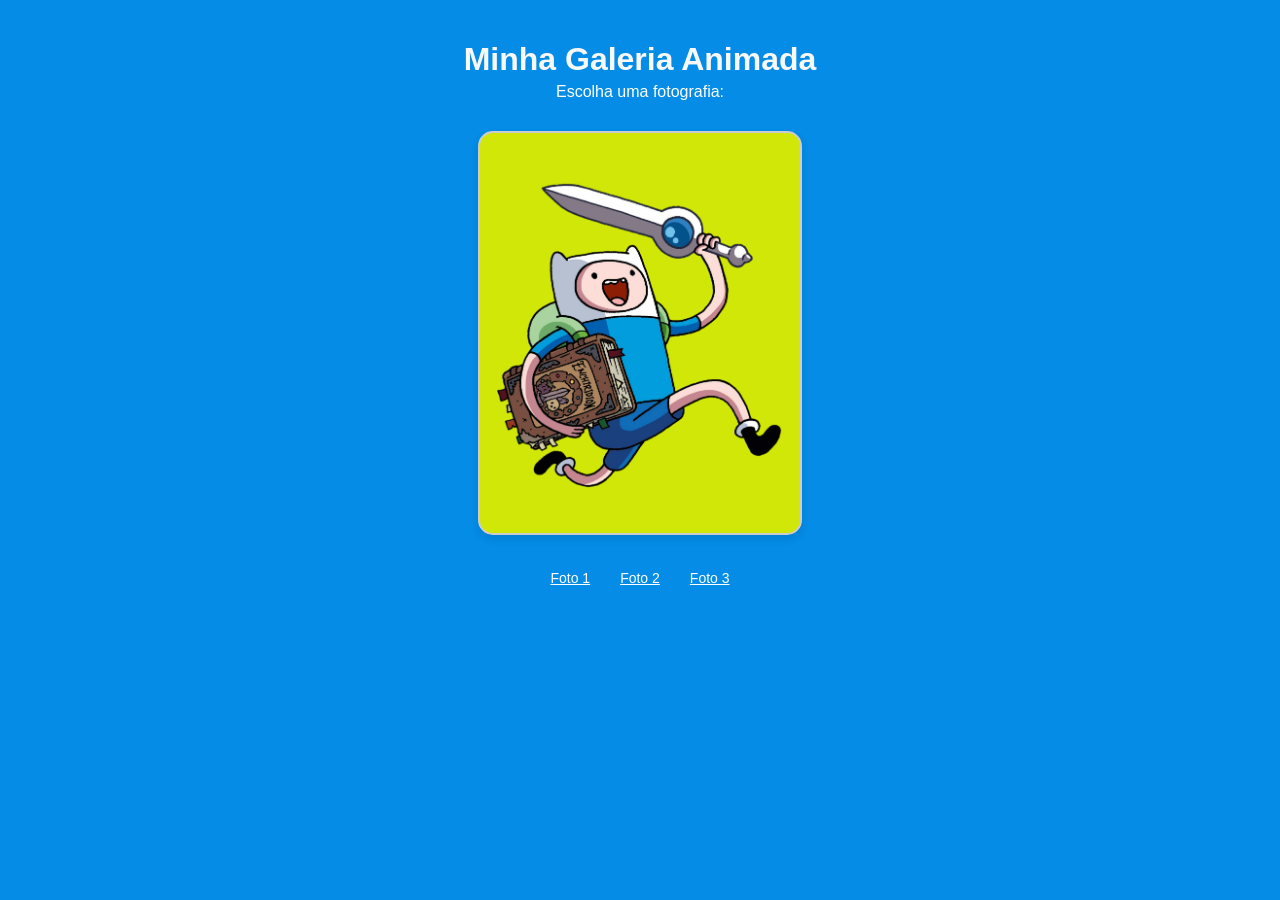
<file: adventure time/index.html>
<!DOCTYPE html>
<html lang="pt-BR">
<head>
    <meta charset="UTF-8">
    <meta name="viewport" content="width=device-width, initial-scale=1.0">
    <title>Minha Galeria Animada</title>
    <!-- Vincula o arquivo CSS externo -->
    <link rel="stylesheet" href="style.css">
</head>
<body>

    <h1>Minha Galeria Animada</h1>
    <p>Escolha uma fotografia:</p>

    <!-- Área de exibição da imagem com bordas arredondadas -->
    <div class="galeria-container">
        <!-- Define a foto inicial puxando da sua pasta img -->
        <img id="fotoExibida" class="foto-principal" src="img/Finn.jpg" alt="Foto da Galeria">
    </div>

    <!-- Mude as cores abaixo para os tons que você preferir! -->
    <div class="navegacao">
        <button class="botao-foto" onclick="mudarFoto('img/Finn.jpg', '#d1e707')">Foto 1</button>
        <button class="botao-foto" onclick="mudarFoto('img/Jake.png', '#ff9100')">Foto 2</button> <!-- Exemplo: Laranja -->
        <button class="botao-foto" onclick="mudarFoto('img/finn e jake.png', '#00e5ff')">Foto 3</button> <!-- Exemplo: Ciano -->
    </div>

    <!-- Vincula o arquivo JavaScript externo -->
    <script src="script.js"></script>
</body>
</html>
</file>
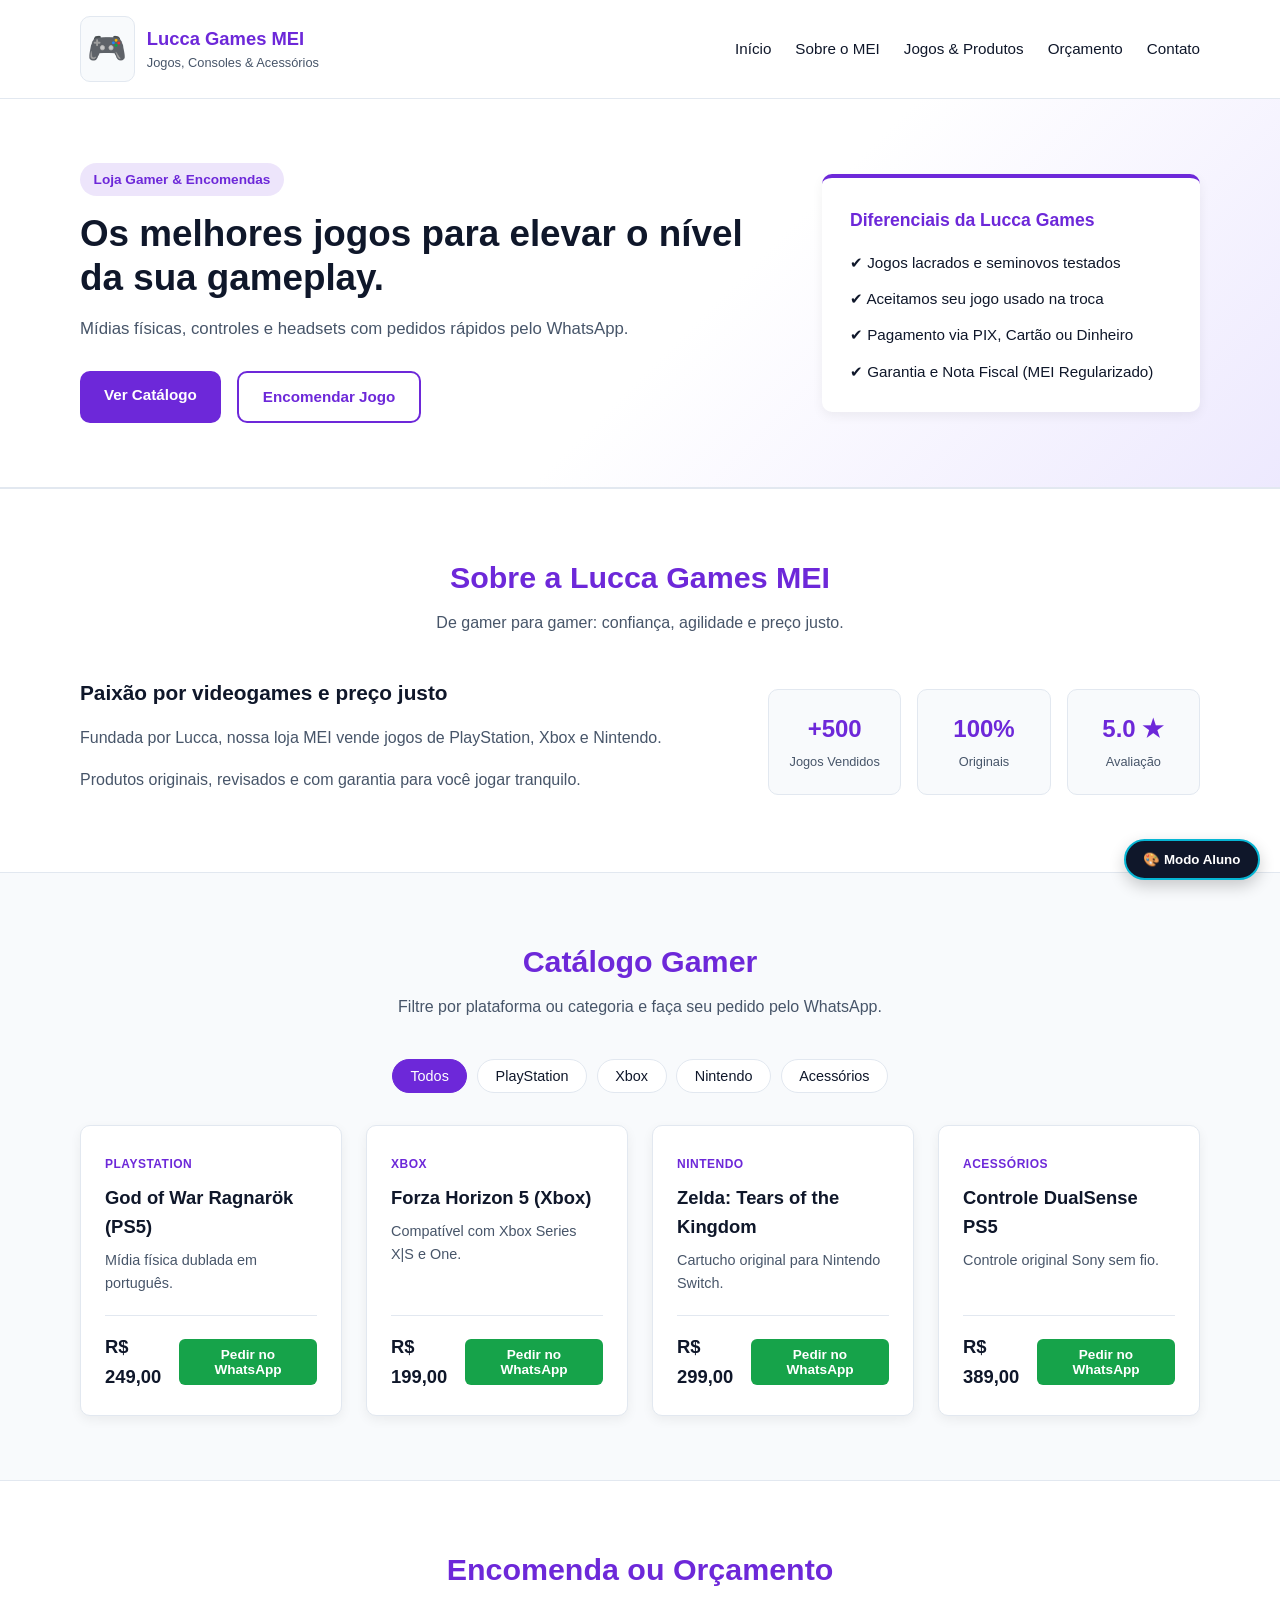
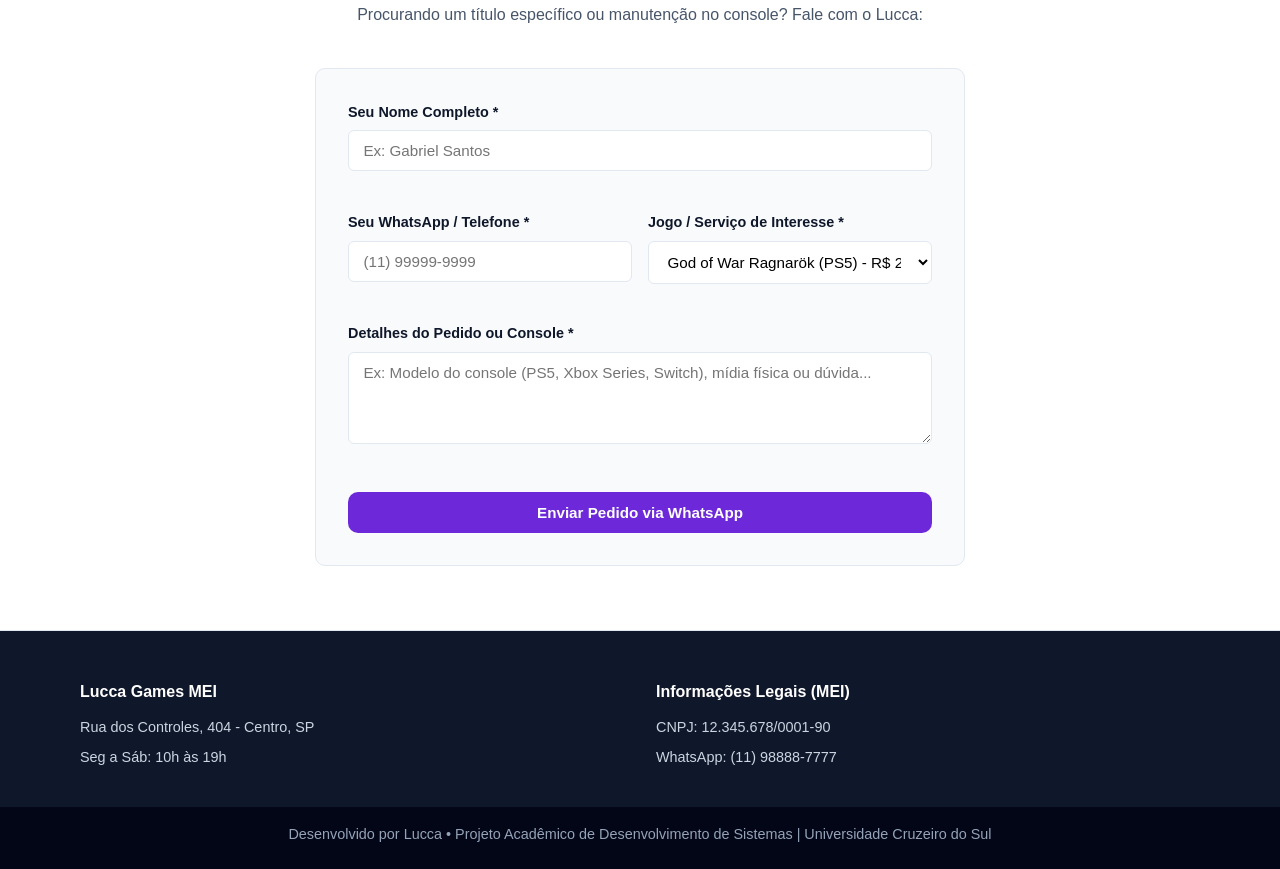
<file: Atividade MEI/index.html>
<!DOCTYPE html>
<html lang="pt-BR">
<head>
  <meta charset="UTF-8">
  <meta name="viewport" content="width=device-width, initial-scale=1.0">
  <title>Lucca Games MEI - Loja & Assistência Gamer</title>
  <link rel="stylesheet" href="style.css">
</head>
<body>

  <header class="cabecalho">
    <div class="container cabecalho-conteudo">
      <a href="#inicio" class="logo">
        <span class="logo-icone" id="icone-negocio">🎮</span>
        <div>
          <strong id="nome-negocio">Lucca Games MEI</strong>
          <small id="slogan-negocio">Jogos, Consoles & Acessórios Gamer</small>
        </div>
      </a>

      <button class="btn-menu-mobile" id="btn-menu-mobile" aria-label="Abrir Menu">☰</button>

      <nav class="menu-navegacao" id="menu-navegacao">
        <a href="#inicio">Início</a>
        <a href="#sobre">Sobre o MEI</a>
        <a href="#catalogo">Jogos & Produtos</a>
        <a href="#orcamento">Orçamento</a>
        <a href="#contato">Contato</a>
      </nav>
    </div>
  </header>

  <section id="inicio" class="hero">
    <div class="container hero-grid">
      <div class="hero-texto">
        <span class="badge-mei" id="badge-categoria">Loja Gamer & Encomendas</span>
        <h1 id="titulo-hero">Os melhores jogos e acessórios para elevar o nível da sua gameplay.</h1>
        <p id="descricao-hero">
          Mídias físicas, controles, headsets e manutenção preventiva de consoles com atendimento rápido direto pelo WhatsApp.
        </p>
        <div class="hero-botoes">
          <a href="#catalogo" class="btn btn-primario">Ver Catálogo</a>
          <a href="#orcamento" class="btn btn-secundario">Encomendar Jogo</a>
        </div>
      </div>

      <div class="hero-card-destaque">
        <div class="card-info-rapida">
          <h3>Diferenciais da Lucca Games</h3>
          <ul class="lista-diferenciais">
            <li>✔ Jogos lacrados e seminovos testados</li>
            <li>✔ Aceitamos seu jogo usado na troca</li>
            <li>✔ Pagamento via PIX, Cartão ou Dinheiro</li>
            <li>✔ Garantia e Nota Fiscal (MEI Regularizado)</li>
          </ul>
        </div>
      </div>
    </div>
  </section>

  <section id="sobre" class="secao secao-clara">
    <div class="container">
      <div class="cabecalho-secao">
        <h2>Sobre a Lucca Games MEI</h2>
        <p>De gamer para gamer: confiança, agilidade e preço justo.</p>
      </div>

      <div class="sobre-grid">
        <div class="sobre-texto">
          <h3 id="subtitulo-sobre">Paixão por videogames e atendimento transparente</h3>
          <p id="texto-sobre-1">
            Fundada por Lucca, nossa loja MEI é especializada na venda de jogos para PlayStation, Xbox e Nintendo, além de periféricos e limpeza técnica de consoles.
          </p>
          <p id="texto-sobre-2">
            Todos os produtos são revisados e entregues com garantia para você jogar sem preocupações.
          </p>
        </div>

        <div class="sobre-dados-mei">
          <div class="dado-box">
            <span class="dado-numero" id="metrica-1-valor">+500</span>
            <span class="dado-label" id="metrica-1-texto">Jogos Vendidos</span>
          </div>
          <div class="dado-box">
            <span class="dado-numero" id="metrica-2-valor">100%</span>
            <span class="dado-label" id="metrica-2-texto">Testados & Originais</span>
          </div>
          <div class="dado-box">
            <span class="dado-numero" id="metrica-3-valor">5.0 ★</span>
            <span class="dado-label" id="metrica-3-texto">Avaliação Gamer</span>
          </div>
        </div>
      </div>
    </div>
  </section>

  <section id="catalogo" class="secao">
    <div class="container">
      <div class="cabecalho-secao">
        <h2>Catálogo Gamer</h2>
        <p>Filtre por plataforma ou categoria e faça seu pedido pelo WhatsApp.</p>
      </div>

      <div class="filtros-container" id="filtros-catalogo"></div>
      <div class="catalogo-grid" id="grid-catalogo"></div>
    </div>
  </section>

  <section id="orcamento" class="secao secao-clara">
    <div class="container">
      <div class="cabecalho-secao">
        <h2>Encomenda ou Orçamento</h2>
        <p>Procurando um título específico ou manutenção no console? Fale com o Lucca:</p>
      </div>

      <form id="form-orcamento" class="form-mei" novalidate>
        <div class="form-grupo">
          <label for="cliente-nome">Seu Nome Completo *</label>
          <input type="text" id="cliente-nome" placeholder="Ex: Gabriel Santos" required>
          <small class="mensagem-erro" id="erro-nome"></small>
        </div>

        <div class="form-linha">
          <div class="form-grupo">
            <label for="cliente-telefone">Seu WhatsApp / Telefone *</label>
            <input type="tel" id="cliente-telefone" placeholder="(11) 99999-9999" required>
            <small class="mensagem-erro" id="erro-telefone"></small>
          </div>

          <div class="form-grupo">
            <label for="servico-escolhido">Jogo / Serviço de Interesse *</label>
            <select id="servico-escolhido" required></select>
          </div>
        </div>

        <div class="form-grupo">
          <label for="cliente-mensagem">Detalhes do Pedido ou Console *</label>
          <textarea id="cliente-mensagem" rows="4" placeholder="Ex: Modelo do console (PS5, Xbox Series, Switch), mídia física ou dúvida..." required></textarea>
          <small class="mensagem-erro" id="erro-mensagem"></small>
        </div>

        <button type="submit" class="btn btn-primario btn-bloco">
          Enviar Pedido via WhatsApp
        </button>
      </form>
    </div>
  </section>

  <footer id="contato" class="rodape">
    <div class="container rodape-grid">
      <div>
        <h4 id="rodape-nome">Lucca Games MEI</h4>
        <p id="rodape-endereco">Rua dos Controles, 404 - Centro, São Paulo - SP</p>
        <p id="rodape-horario">Seg a Sáb: 10h às 19h</p>
      </div>
      <div>
        <h4>Informações Legais (MEI)</h4>
        <p id="rodape-cnpj">CNPJ: 12.345.678/0001-90</p>
        <p id="rodape-whatsapp">WhatsApp: (11) 98888-7777</p>
      </div>
    </div>
    <div class="rodape-base">
      <p>Desenvolvido por Lucca • Projeto Acadêmico de Desenvolvimento de Sistemas | Universidade Cruzeiro do Sul</p>
    </div>
  </footer>

  <button class="btn-modo-aluno" id="btn-abrir-painel" title="Personalizar Tema">
    🎨 Modo Aluno
  </button>

  <aside class="painel-aluno" id="painel-aluno">
    <div class="painel-topo">
      <strong>Customizador Gamer</strong>
      <button id="btn-fechar-painel" aria-label="Fechar Painel">✕</button>
    </div>
    <p class="painel-dica">Alterne entre os perfis da loja do Lucca ou mude a cor principal:</p>

    <label class="painel-label">1. Escolher Vitrine:</label>
    <div class="presets-botoes">
      <button type="button" class="btn-preset" data-preset="loja">🎮 Loja de Jogos</button>
      <button type="button" class="btn-preset" data-preset="assistencia">🛠️ Manutenção</button>
    </div>

    <label class="painel-label" for="seletor-cor">2. Cor Principal (--cor-primaria):</label>
    <input type="color" id="seletor-cor" value="#6d28d9">
  </aside>

  <script src="script.js"></script>
</body>
</html>
</file>
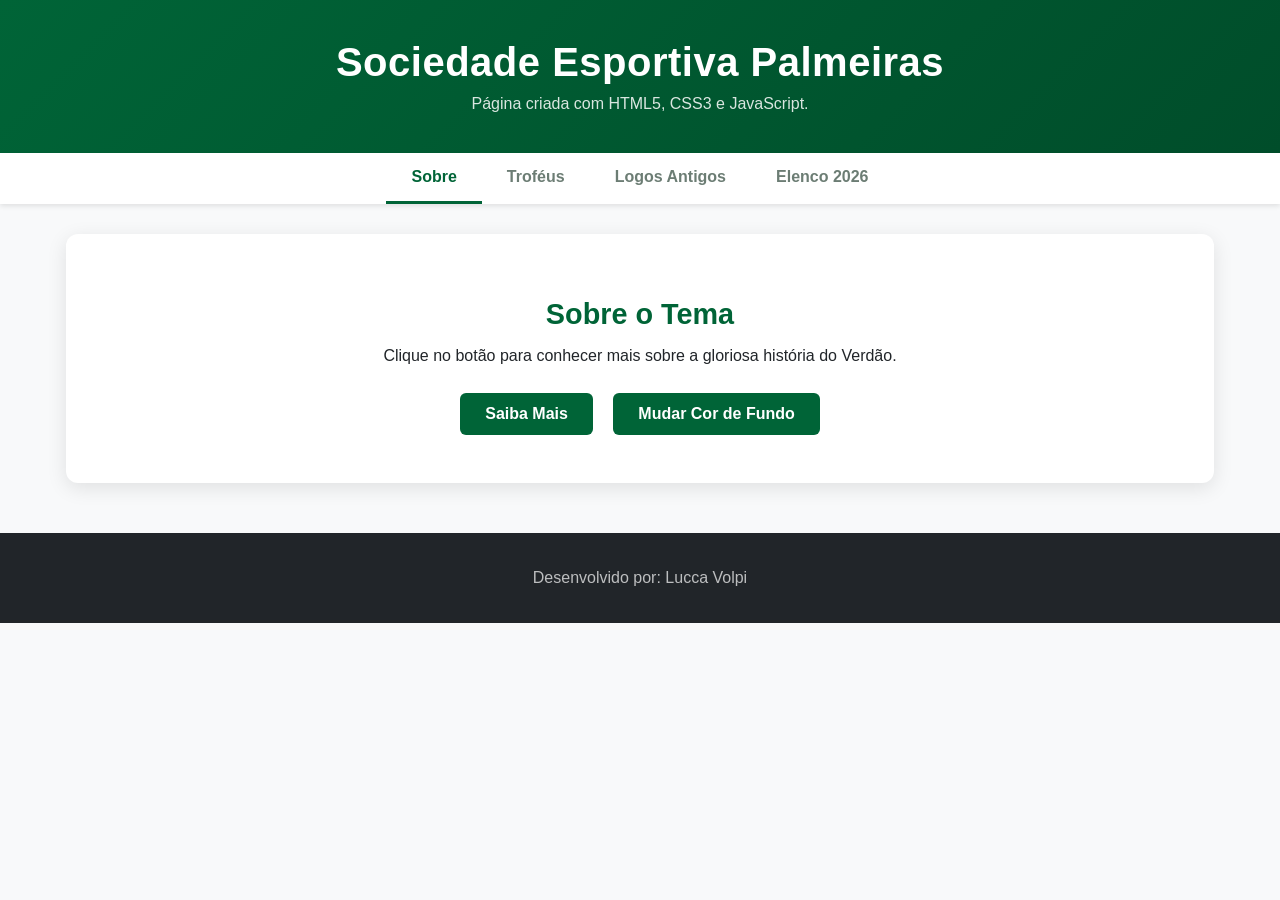
<file: atividade/index.html>
<!DOCTYPE html>
<html lang="pt-BR">
<head>
    <meta charset="UTF-8">
    <meta name="viewport" content="width=device-width, initial-scale=1.0">
    <title>Palmeiras - Central Interativa 2026</title>
    <link rel="stylesheet" href="style.css">
</head>
<body>
    <header>
        <div class="header-content">
            <h1 id="titulo">Sociedade Esportiva Palmeiras</h1>
            <p class="subtitle">Página criada com HTML5, CSS3 e JavaScript.</p>
        </div>
    </header>

    <nav class="nav-tabs">
        <button class="tab-btn active" onclick="trocarAba('sobre')">Sobre</button>
        <button class="tab-btn" onclick="trocarAba('trofeus')">Troféus</button>
        <button class="tab-btn" onclick="trocarAba('logos')">Logos Antigos</button>
        <button class="tab-btn" onclick="trocarAba('elenco')">Elenco 2026</button>
    </nav>

    <main>
        <!-- ABA SOBRE -->
        <section id="sobre" class="tab-content active">
            <h2>Sobre o Tema</h2>
            <p id="descricao">Clique no botão para conhecer mais sobre a gloriosa história do Verdão.</p>
            <div class="actions">
                <button class="action-btn btn-success" onclick="mostrarMensagem()">Saiba Mais</button>
                <button class="action-btn btn-secondary" onclick="mudarCor()">Mudar Cor de Fundo</button>
            </div>
        </section>

        <!-- ABA TROFÉUS -->
        <section id="trofeus" class="tab-content">
            <h2>Galeria de Conquistas</h2>
            <p class="section-intro">Os principais títulos que consagram o Palmeiras como o Maior Campeão do Brasil.</p>
            <div class="grid-container">
                <div class="card media-card">
                    <img src="img/br.jpg" alt="Taça do Brasileirão" class="card-img">
                    <h3>Campeonato Brasileiro</h3>
                    <p class="badge">12 Títulos</p>
                </div>
                <div class="card media-card">
                    <img src="img/libertadores.png" alt="Taça da Libertadores" class="card-img">
                    <h3>Copa Libertadores</h3>
                    <p class="badge">3 Títulos</p>
                </div>
                <div class="card media-card">
                    <img src="img/copa.jpg" alt="Taça da Copa do Brasil" class="card-img">
                    <h3>Copa do Brasil</h3>
                    <p class="badge">4 Títulos</p>
                </div>
            </div>
        </section>

        <!-- ABA LOGOS ANTIGOS -->
        <section id="logos" class="tab-content">
            <h2>Evolução da Identidade</h2>
            <p class="section-intro">Emblemas históricos marcantes desde a nossa fundação.</p>
            <div class="grid-container">
                <div class="card media-card">
                    <img src="img/Italia.png" alt="Escudo Palestra Italia 1914" class="card-img logo-fit">
                    <h3>Palestra Italia (1914)</h3>
                    <p>O primeiro escudo oficial com o vermelho da Casa de Saboia.</p>
                </div>
                <div class="card media-card">
                    <img src="img/São Paulo.png" alt="Escudo Palestra Italia 1942" class="card-img logo-fit">
                    <h3>Palestra Italia (1942)</h3>
                    <p>A transição histórica adotando a tradicional letra P.</p>
                </div>
                <div class="card media-card">
                    <img src="img/palmeiras.png" alt="Escudo Palmeiras Atual" class="card-img logo-fit">
                    <h3>Palmeiras (Atual)</h3>
                    <p>O escudo consagrado com as 8 estrelas e as linhas tradicionais.</p>
                </div>
            </div>
        </section>

        <!-- ABA ELENCO 2026 -->
        <section id="elenco" class="tab-content">
            <h2>Elenco Principal (Temporada 2026)</h2>
            <div class="coach-container">
                <div class="card coach-card">
                    <img src="img/abel.jpg" alt="Abel Ferreira" class="coach-img">
                    <div>
                        <h3>Abel Ferreira</h3>
                        <p class="badge">Técnico / Comandante</p>
                        <p class="coach-desc">O maior treinador da história do clube liderando a equipe em busca de novas glórias em 2026.</p>
                    </div>
                </div>
            </div>
            <div class="grid-container" id="jogadores-container">
                <!-- Inserido dinamicamente via JS -->
            </div>
        </section>
    </main>

    <footer>
        <p>Desenvolvido por: Lucca Volpi</p>
    </footer>

    <script src="script.js"></script>
</body>
</html>
</file>
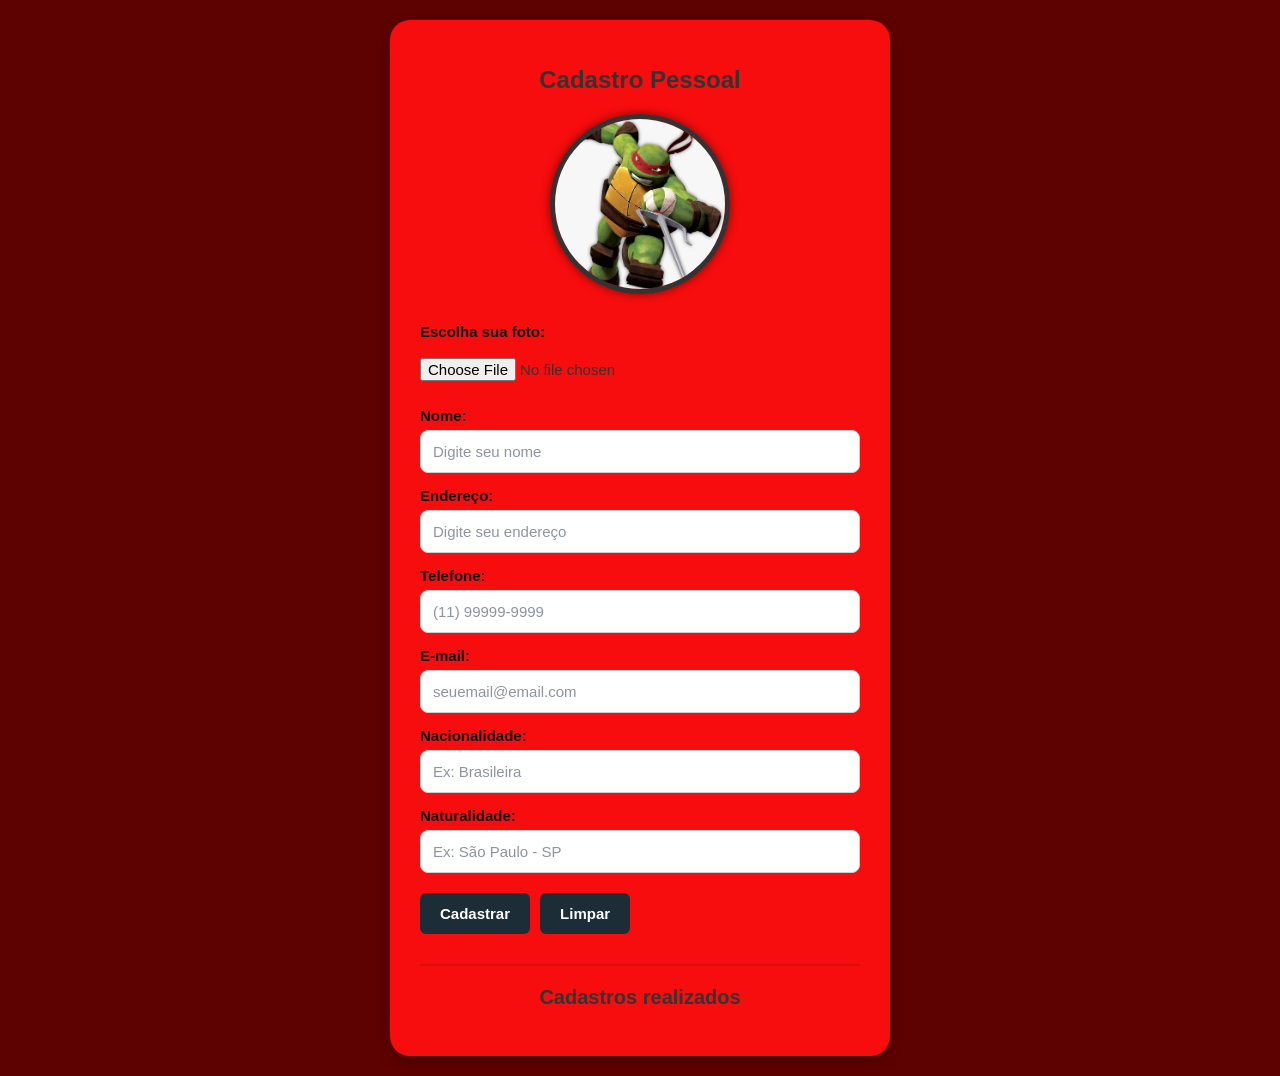
<file: Cadastro de perfil/index.html>
<!DOCTYPE html>
<html lang="pt-BR">
<head>
    <meta charset="UTF-8">
    <meta name="viewport" content="width=device-width, initial-scale=1.0">
    <title>Cadastro Pessoal</title>
    <link rel="stylesheet" href="style.css">
</head>
<body>

    <div class="container">
        <h1>Cadastro Pessoal</h1>

        <!-- ÁREA DA FOTO -->
        <div class="area-foto">
            <img id="previewFoto" src="img/raphael.jpeg" alt="Sua fotografia" class="foto">
        </div>

        <form id="formulario">
            <label for="foto">Escolha sua foto:</label>
            <input type="file" id="foto" accept="image/*">

            <label for="nome">Nome:</label>
            <input type="text" id="nome" name="nome" placeholder="Digite seu nome" required>

            <label for="endereco">Endereço:</label>
            <input type="text" id="endereco" name="endereco" placeholder="Digite seu endereço" required>

            <label for="telefone">Telefone:</label>
            <input type="tel" id="telefone" name="telefone" placeholder="(11) 99999-9999" required>

            <label for="email">E-mail:</label>
            <input type="email" id="email" name="email" placeholder="seuemail@email.com" required>

            <label for="nacionalidade">Nacionalidade:</label>
            <input type="text" id="nacionalidade" name="nacionalidade" placeholder="Ex: Brasileira" required>

            <label for="naturalidade">Naturalidade:</label>
            <input type="text" id="naturalidade" name="naturalidade" placeholder="Ex: São Paulo - SP" required>

            <div class="button-container">
                <button type="submit" id="enviar">Cadastrar</button>
                <button type="button" id="limpar" onclick="limparFormulario()">Limpar</button>
            </div>
        </form>

        <div id="mensagem"></div>

        <!-- LISTA DE CADASTROS REALIZADOS -->
        <h2>Cadastros realizados</h2>
        <div id="listaCadastros"></div>
    </div>

    <script src="script.js"></script>
</body>
</html>
</file>
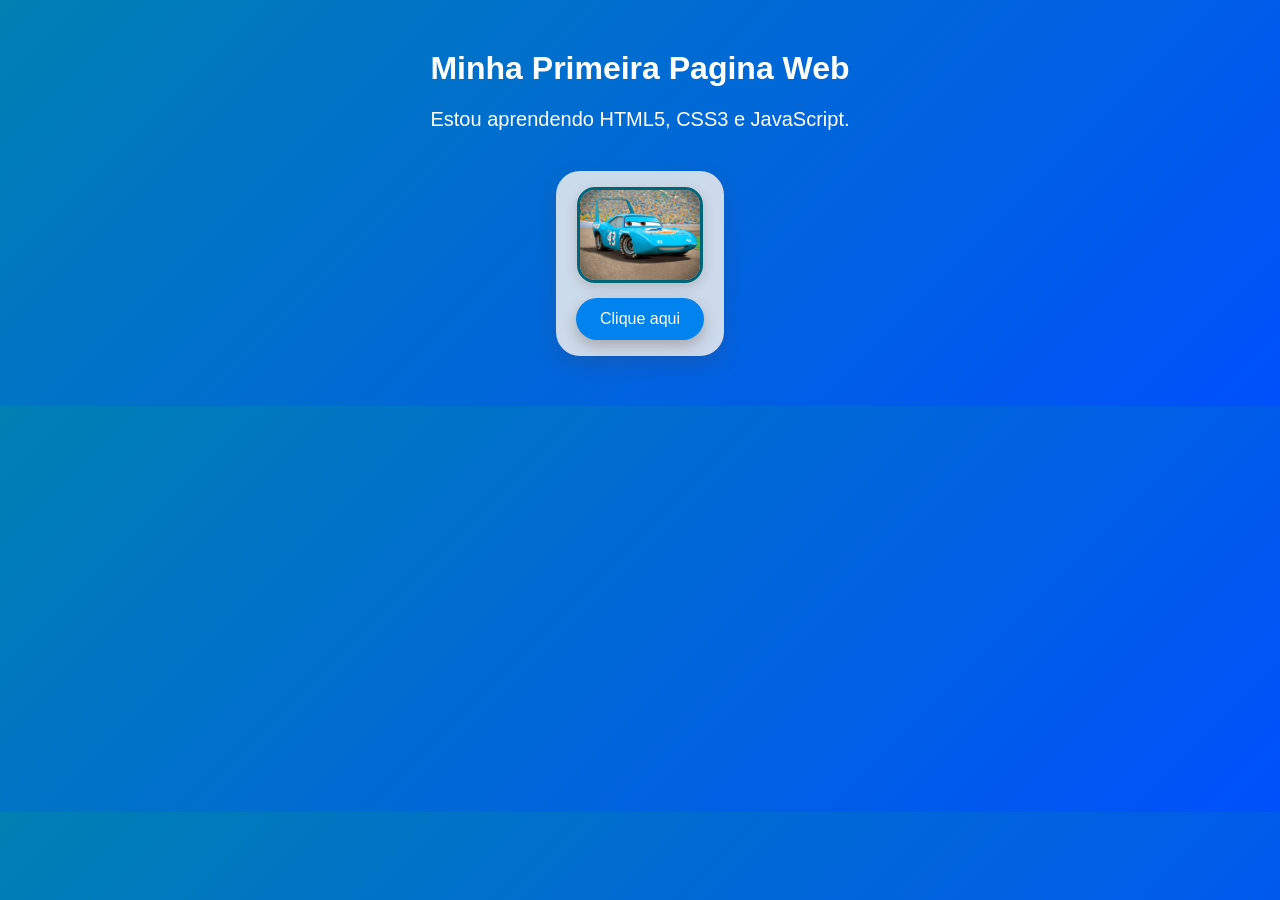
<file: carros/index.html>
<!DOCTYPE html>
<html lang="en">
<head>
    <meta charset="UTF-8">
    <meta name="viewport" content="width=device-width, initial-scale=1.0">
    <title>Document</title>
    <link rel="stylesheet" href="style.css">
</head>
<body>
    <h1 id="titulo">Minha Primeira Pagina Web</h1>

    <p id="texto">
        Estou aprendendo HTML5, CSS3 e JavaScript.
    </p>

    <div class="container-botao">
        <img class="imagem-botao" src="img/king.jpg" alt="Imagem de exemplo" />
        <button class="botao-com-imagem" onclick="alterarTexto()">
            Clique aqui
        </button>
    </div>

    <script src="script.js"></script>
</body>
</html>
</file>
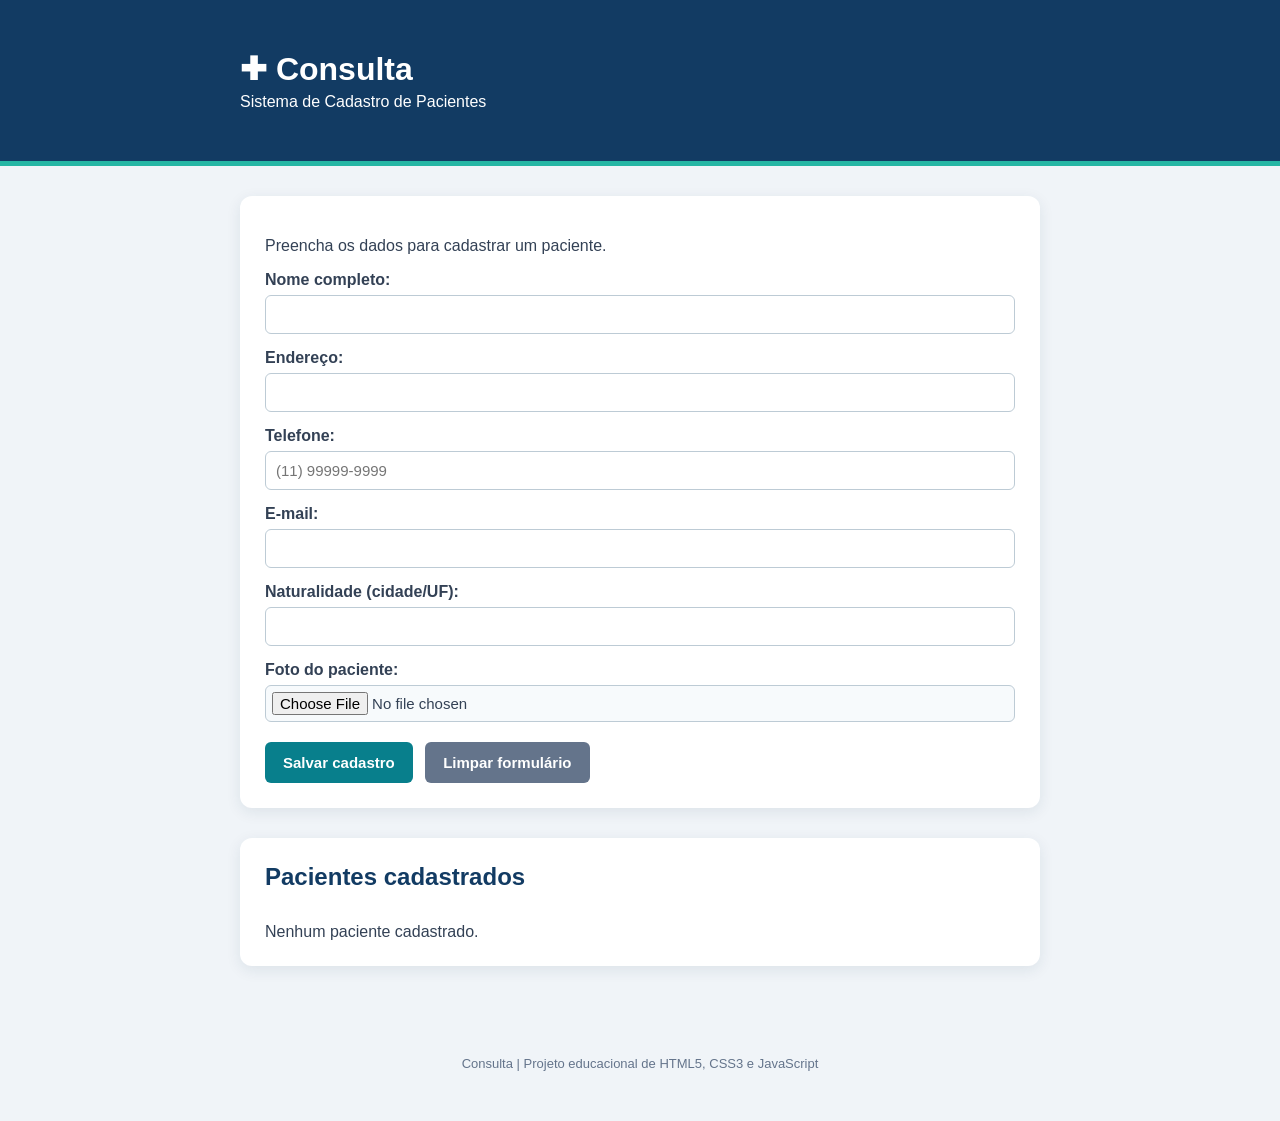
<file: Médico atividade/index.html>
<!DOCTYPE html>
<html lang="pt-BR">
<head>
    <meta charset="UTF-8">
    <meta name="viewport" content="width=device-width, initial-scale=1.0">
    <title>Consulta - Cadastro de Pacientes</title>
    <link rel="stylesheet" href="style.css">
</head>
<body>
    <header class="topo">
        <div class="container">
            <h1>✚ Consulta</h1>
            <p>Sistema de Cadastro de Pacientes</p>
        </div>
    </header>

    <main class="container">
        <!-- Exibição de Mensagens de Status -->
        <div id="mensagem" style="font-weight: bold; margin-bottom: 15px; color: #087f8c;"></div>

        <section class="painel">
            <p>Preencha os dados para cadastrar um paciente.</p>
            <form id="formPaciente">
                <label for="nome">Nome completo:</label>
                <input type="text" id="nome" required>

                <label for="endereco">Endereço:</label>
                <input type="text" id="endereco" required>

                <label for="telefone">Telefone:</label>
                <input type="tel" id="telefone" placeholder="(11) 99999-9999" required>

                <label for="email">E-mail:</label>
                <input type="email" id="email" required>

                <label for="naturalidade">Naturalidade (cidade/UF):</label>
                <input type="text" id="naturalidade" required>

                <label for="foto">Foto do paciente:</label>
                <input type="file" id="foto" accept="image/*">
                
                <img id="previewFoto" alt="Prévia da foto do paciente">

                <div class="botoes">
                    <button type="submit">Salvar cadastro</button>
                    <button type="reset" id="btnLimpar" class="secundario">Limpar formulário</button>
                </div>
            </form>
        </section>

        <section class="painel" style="margin-top: 30px;">
            <h2>Pacientes cadastrados</h2>
            <div id="listaPacientes">
                Nenhum paciente cadastrado.
            </div>
        </section>
    </main>

    <footer>
        <p class="container">Consulta | Projeto educacional de HTML5, CSS3 e JavaScript</p>
    </footer>

    <script src="script.js"></script>
</body>
</html>
</file>
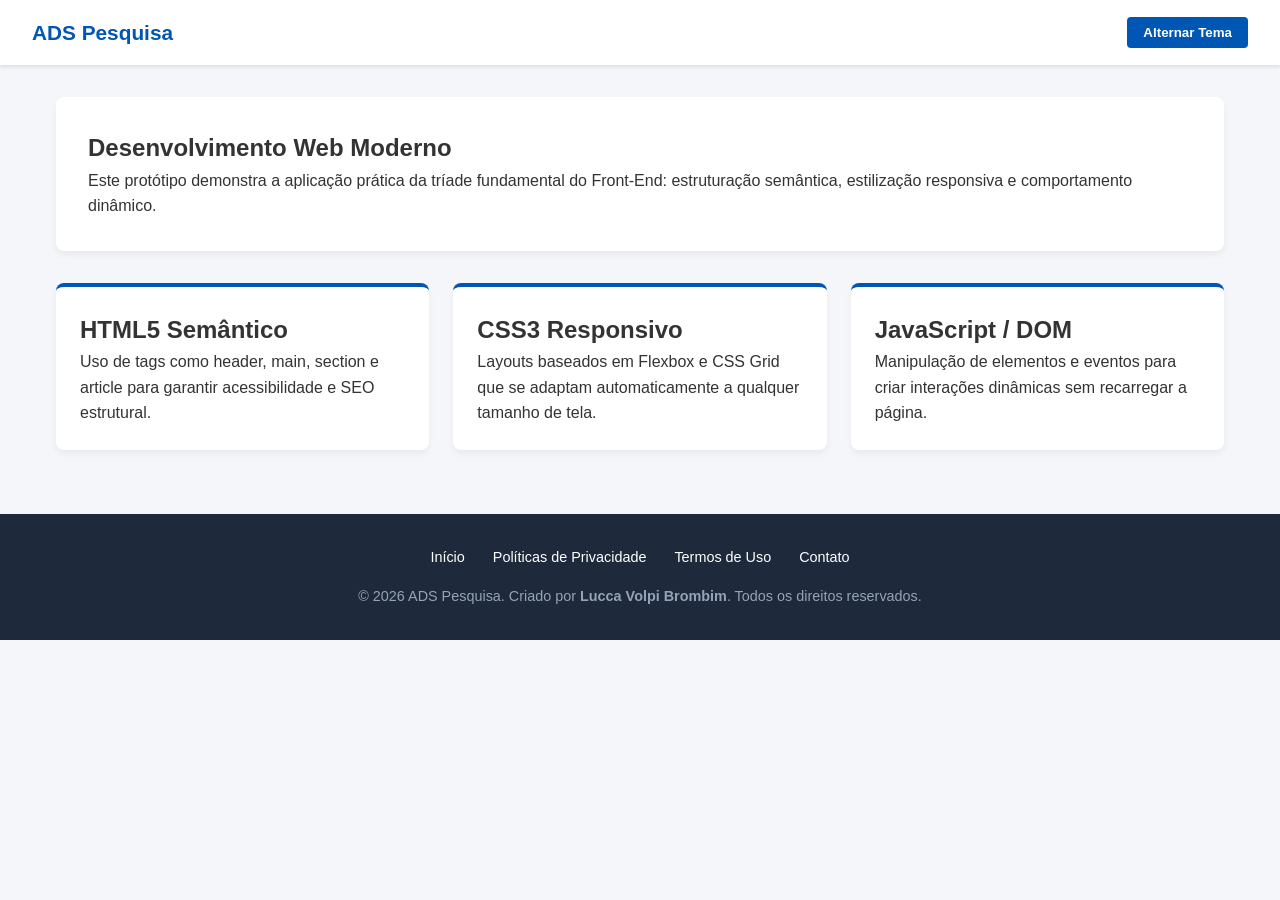
<file: Site_e_alternancia_de_tema/index.html>
<!DOCTYPE html>
<html lang="pt-BR">
<head>
    <meta charset="UTF-8">
    <meta name="viewport" content="width=device-width, initial-scale=1.0">
    <title>Protótipo Front-End Moderno</title>
    <link rel="stylesheet" href="style.css">
</head>
<body>

    <!-- Cabeçalho Acessível e Semântico -->
    <header class="main-header">
        <div class="logo">ADS Pesquisa</div>
        <button id="theme-toggle" aria-label="Alternar tema de cores">Alternar Tema</button>
    </header>

    <!-- Conteúdo Principal do Trabalho -->
    <main class="content-container">
        <section class="card">
            <h1>Desenvolvimento Web Moderno</h1>
            <p>Este protótipo demonstra a aplicação prática da tríade fundamental do Front-End: estruturação semântica, estilização responsiva e comportamento dinâmico.</p>
        </section>

        <section class="grid-cards">
            <article class="card-item">
                <h2>HTML5 Semântico</h2>
                <p>Uso de tags como header, main, section e article para garantir acessibilidade e SEO estrutural.</p>
            </article>
            <article class="card-item">
                <h2>CSS3 Responsivo</h2>
                <p>Layouts baseados em Flexbox e CSS Grid que se adaptam automaticamente a qualquer tamanho de tela.</p>
            </article>
            <article class="card-item">
                <h2>JavaScript / DOM</h2>
                <p>Manipulação de elementos e eventos para criar interações dinâmicas sem recarregar a página.</p>
            </article>
        </section>
    </main>

    <!-- Rodapé Convencional com Identificação de Criador -->
    <footer class="main-footer">
        <div class="footer-links">
            <a href="#">Início</a>
            <a href="#">Políticas de Privacidade</a>
            <a href="#">Termos de Uso</a>
            <a href="#">Contato</a>
        </div>
        <div class="footer-copyright">
            <p>&copy; 2026 ADS Pesquisa. Criado por <strong>Lucca Volpi Brombim</strong>. Todos os direitos reservados.</p>
        </div>
    </footer>

    <script src="script.js"></script>
</body>
</html>
</file>
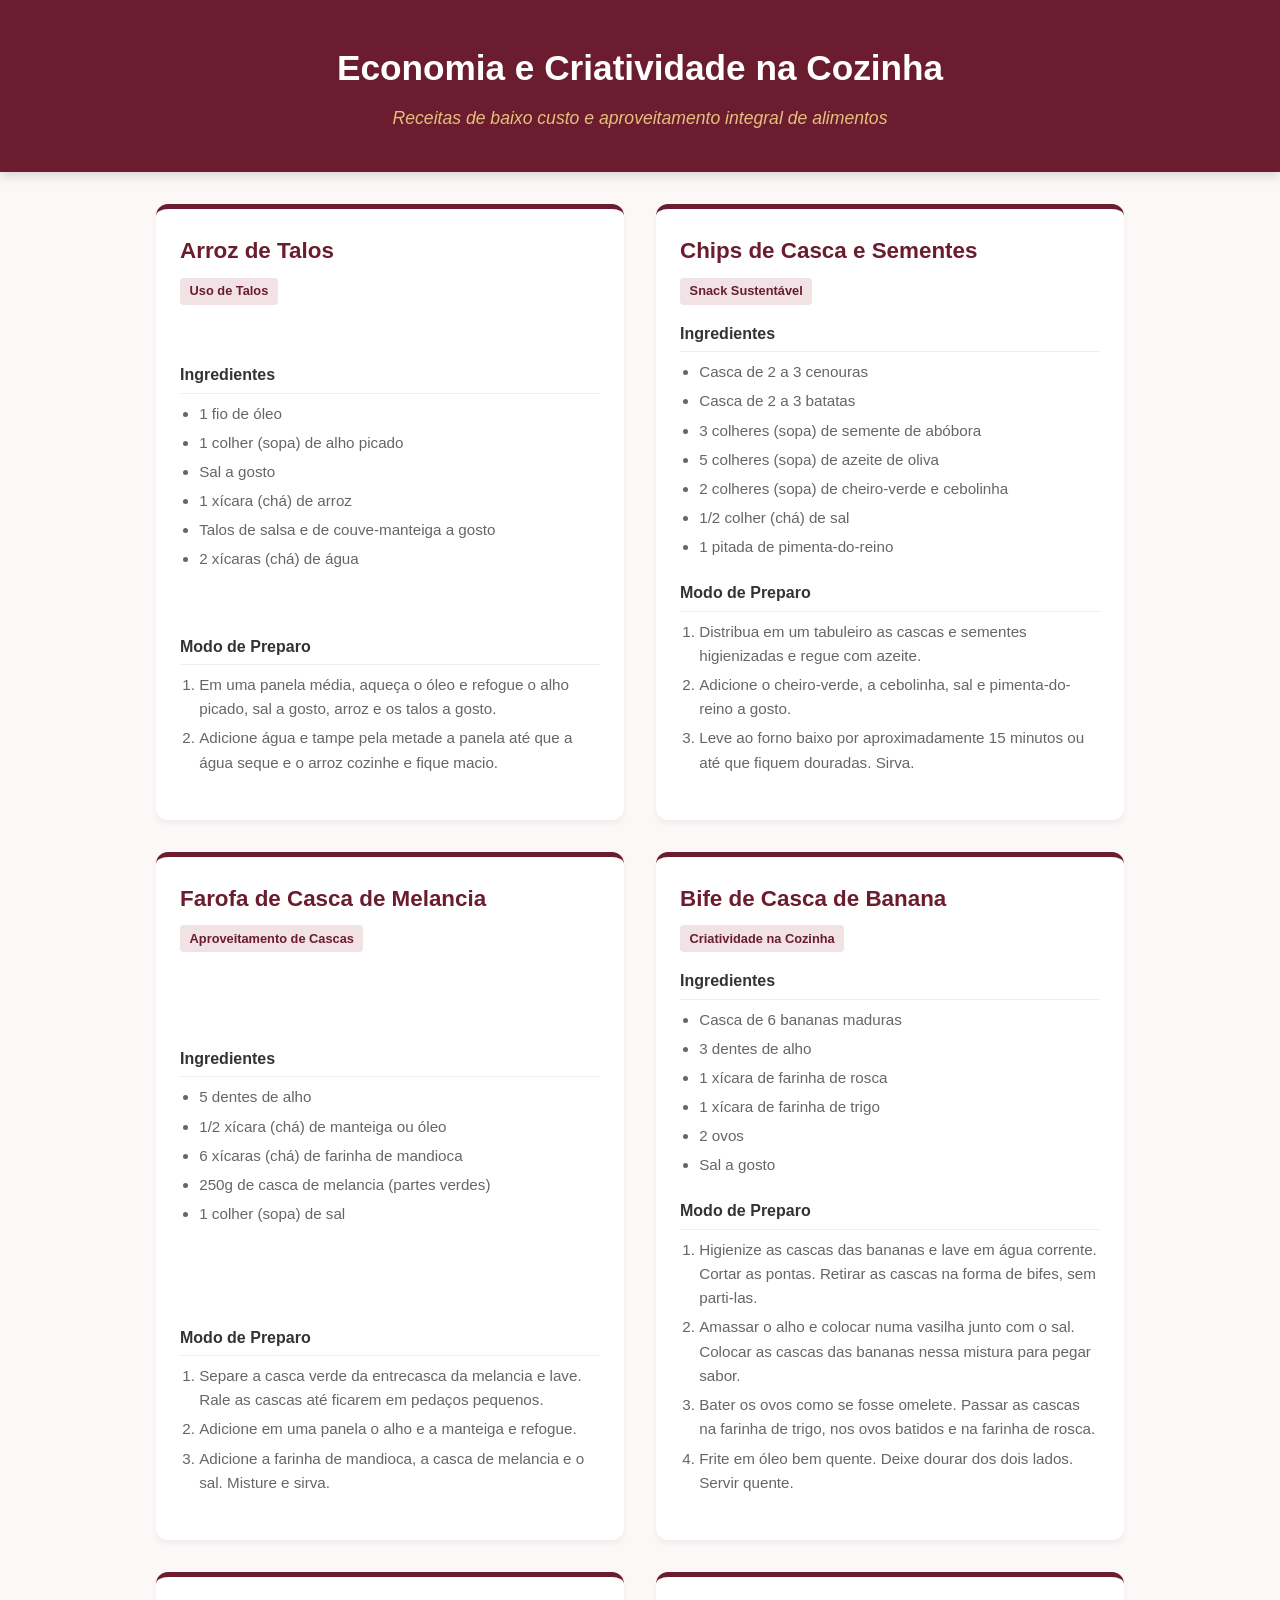
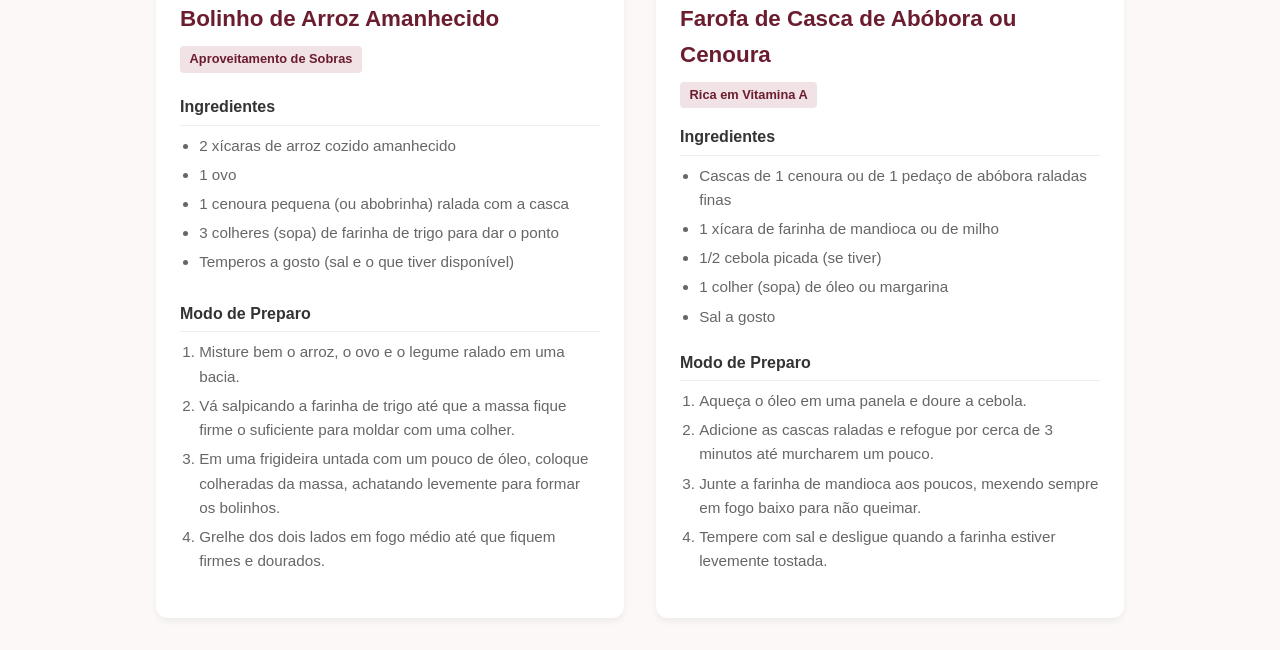
<file: sabor_economico/static/site.html>
<!DOCTYPE html>
<html lang="pt-BR">
<head>
    <meta charset="UTF-8">
    <meta name="viewport" content="width=device-width, initial-scale=1.0">
    <title>Economia e Criatividade na Cozinha</title>
    <style>
        :root {
            --primary-color: #6b1d2f; /* Vermelho Vinho */
            --bg-color: #fcf8f8;
            --card-bg: #ffffff;
            --text-color: #333333;
            --text-light: #666666;
            --accent-color: #e6be7e; /* Dourado para contraste */
        }

        * {
            margin: 0;
            padding: 0;
            box-sizing: border-box;
            font-family: 'Segoe UI', Tahoma, Geneva, Verdana, sans-serif;
        }

        body {
            background-color: var(--bg-color);
            color: var(--text-color);
            line-height: 1.6;
        }

        header {
            background-color: var(--primary-color);
            color: white;
            text-align: center;
            padding: 2.5rem 1rem;
            box-shadow: 0 4px 10px rgba(0,0,0,0.15);
        }

        header h1 {
            font-size: 2.2rem;
            margin-bottom: 0.5rem;
            font-weight: 700;
        }

        header p {
            font-size: 1.1rem;
            color: var(--accent-color);
            font-style: italic;
        }

        main {
            max-width: 1000px;
            margin: 2rem auto;
            padding: 0 1rem;
        }

        .recipes-container {
            display: grid;
            grid-template-columns: 1fr 1fr;
            gap: 2rem;
        }

        @media (max-width: 768px) {
            .recipes-container {
                grid-template-columns: 1fr;
            }
        }

        .recipe-card {
            background: var(--card-bg);
            border-radius: 12px;
            overflow: hidden;
            box-shadow: 0 4px 6px rgba(0,0,0,0.05);
            border-top: 5px solid var(--primary-color);
            padding: 1.5rem;
            display: flex;
            flex-direction: column;
            justify-content: space-between;
        }

        .recipe-header h2 {
            color: var(--primary-color);
            font-size: 1.4rem;
            margin-bottom: 0.5rem;
        }

        .recipe-tag {
            display: inline-block;
            background-color: #f0e2e5;
            color: var(--primary-color);
            padding: 0.2rem 0.6rem;
            font-size: 0.8rem;
            font-weight: bold;
            border-radius: 4px;
            margin-bottom: 1rem;
        }

        .recipe-section {
            margin-bottom: 1rem;
        }

        .recipe-section h3 {
            font-size: 1rem;
            color: var(--text-color);
            border-bottom: 1px solid #eee;
            padding-bottom: 0.3rem;
            margin-bottom: 0.5rem;
        }

        ul, ol {
            padding-left: 1.2rem;
            font-size: 0.95rem;
            color: var(--text-light);
        }

        li {
            margin-bottom: 0.3rem;
        }
    </style>
</head>
<body>

    <header>
        <h1>Economia e Criatividade na Cozinha</h1>
        <p>Receitas de baixo custo e aproveitamento integral de alimentos</p>
    </header>

    <main>
        <!-- GRID PRINCIPAL COM AS 6 RECEITAS INTEGRADAS E ALINHADAS -->
        <div class="recipes-container">
            
            <!-- RECEITA 01 -->
            <article class="recipe-card">
                <div class="recipe-header">
                    <h2>Arroz de Talos</h2>
                    <span class="recipe-tag">Uso de Talos</span>
                </div>
                <div class="recipe-section">
                    <h3>Ingredientes</h3>
                    <ul>
                        <li>1 fio de óleo</li>
                        <li>1 colher (sopa) de alho picado</li>
                        <li>Sal a gosto</li>
                        <li>1 xícara (chá) de arroz</li>
                        <li>Talos de salsa e de couve-manteiga a gosto</li>
                        <li>2 xícaras (chá) de água</li>
                    </ul>
                </div>
                <div class="recipe-section">
                    <h3>Modo de Preparo</h3>
                    <ol>
                        <li>Em uma panela média, aqueça o óleo e refogue o alho picado, sal a gosto, arroz e os talos a gosto.</li>
                        <li>Adicione água e tampe pela metade a panela até que a água seque e o arroz cozinhe e fique macio.</li>
                    </ol>
                </div>
            </article>

            <!-- RECEITA 02 -->
            <article class="recipe-card">
                <div class="recipe-header">
                    <h2>Chips de Casca e Sementes</h2>
                    <span class="recipe-tag">Snack Sustentável</span>
                </div>
                <div class="recipe-section">
                    <h3>Ingredientes</h3>
                    <ul>
                        <li>Casca de 2 a 3 cenouras</li>
                        <li>Casca de 2 a 3 batatas</li>
                        <li>3 colheres (sopa) de semente de abóbora</li>
                        <li>5 colheres (sopa) de azeite de oliva</li>
                        <li>2 colheres (sopa) de cheiro-verde e cebolinha</li>
                        <li>1/2 colher (chá) de sal</li>
                        <li>1 pitada de pimenta-do-reino</li>
                    </ul>
                </div>
                <div class="recipe-section">
                    <h3>Modo de Preparo</h3>
                    <ol>
                        <li>Distribua em um tabuleiro as cascas e sementes higienizadas e regue com azeite.</li>
                        <li>Adicione o cheiro-verde, a cebolinha, sal e pimenta-do-reino a gosto.</li>
                        <li>Leve ao forno baixo por aproximadamente 15 minutos ou até que fiquem douradas. Sirva.</li>
                    </ol>
                </div>
            </article>

            <!-- RECEITA 03 -->
            <article class="recipe-card">
                <div class="recipe-header">
                    <h2>Farofa de Casca de Melancia</h2>
                    <span class="recipe-tag">Aproveitamento de Cascas</span>
                </div>
                <div class="recipe-section">
                    <h3>Ingredientes</h3>
                    <ul>
                        <li>5 dentes de alho</li>
                        <li>1/2 xícara (chá) de manteiga ou óleo</li>
                        <li>6 xícaras (chá) de farinha de mandioca</li>
                        <li>250g de casca de melancia (partes verdes)</li>
                        <li>1 colher (sopa) de sal</li>
                    </ul>
                </div>
                <div class="recipe-section">
                    <h3>Modo de Preparo</h3>
                    <ol>
                        <li>Separe a casca verde da entrecasca da melancia e lave. Rale as cascas até ficarem em pedaços pequenos.</li>
                        <li>Adicione em uma panela o alho e a manteiga e refogue.</li>
                        <li>Adicione a farinha de mandioca, a casca de melancia e o sal. Misture e sirva.</li>
                    </ol>
                </div>
            </article>

            <!-- RECEITA 04 -->
            <article class="recipe-card">
                <div class="recipe-header">
                    <h2>Bife de Casca de Banana</h2>
                    <span class="recipe-tag">Criatividade na Cozinha</span>
                </div>
                <div class="recipe-section">
                    <h3>Ingredientes</h3>
                    <ul>
                        <li>Casca de 6 bananas maduras</li>
                        <li>3 dentes de alho</li>
                        <li>1 xícara de farinha de rosca</li>
                        <li>1 xícara de farinha de trigo</li>
                        <li>2 ovos</li>
                        <li>Sal a gosto</li>
                    </ul>
                </div>
                <div class="recipe-section">
                    <h3>Modo de Preparo</h3>
                    <ol>
                        <li>Higienize as cascas das bananas e lave em água corrente. Cortar as pontas. Retirar as cascas na forma de bifes, sem parti-las.</li>
                        <li>Amassar o alho e colocar numa vasilha junto com o sal. Colocar as cascas das bananas nessa mistura para pegar sabor.</li>
                        <li>Bater os ovos como se fosse omelete. Passar as cascas na farinha de trigo, nos ovos batidos e na farinha de rosca.</li>
                        <li>Frite em óleo bem quente. Deixe dourar dos dois lados. Servir quente.</li>
                    </ol>
                </div>
            </article>

            <!-- RECEITA 05: BOLINHO DE ARROZ AMANHECIDO NUTRITIVO -->
            <article class="recipe-card">
                <div class="recipe-header">
                    <h2>Bolinho de Arroz Amanhecido</h2>
                    <span class="recipe-tag">Aproveitamento de Sobras</span>
                </div>
                <div class="recipe-section">
                    <h3>Ingredientes</h3>
                    <ul>
                        <li>2 xícaras de arroz cozido amanhecido</li>
                        <li>1 ovo</li>
                        <li>1 cenoura pequena (ou abobrinha) ralada com a casca</li>
                        <li>3 colheres (sopa) de farinha de trigo para dar o ponto</li>
                        <li>Temperos a gosto (sal e o que tiver disponível)</li>
                    </ul>
                </div>
                <div class="recipe-section">
                    <h3>Modo de Preparo</h3>
                    <ol>
                        <li>Misture bem o arroz, o ovo e o legume ralado em uma bacia.</li>
                        <li>Vá salpicando a farinha de trigo até que a massa fique firme o suficiente para moldar com uma colher.</li>
                        <li>Em uma frigideira untada com um pouco de óleo, coloque colheradas da massa, achatando levemente para formar os bolinhos.</li>
                        <li>Grelhe dos dois lados em fogo médio até que fiquem firmes e dourados.</li>
                    </ol>
                </div>
            </article>

            <!-- RECEITA 06: FAROFA DE CASCA DE ABÓBORA OU CENOURA -->
            <article class="recipe-card">
                <div class="recipe-header">
                    <h2>Farofa de Casca de Abóbora ou Cenoura</h2>
                    <span class="recipe-tag">Rica em Vitamina A</span>
                </div>
                <div class="recipe-section">
                    <h3>Ingredientes</h3>
                    <ul>
                        <li>Cascas de 1 cenoura ou de 1 pedaço de abóbora raladas finas</li>
                        <li>1 xícara de farinha de mandioca ou de milho</li>
                        <li>1/2 cebola picada (se tiver)</li>
                        <li>1 colher (sopa) de óleo ou margarina</li>
                        <li>Sal a gosto</li>
                    </ul>
                </div>
                <div class="recipe-section">
                    <h3>Modo de Preparo</h3>
                    <ol>
                        <li>Aqueça o óleo em uma panela e doure a cebola.</li>
                        <li>Adicione as cascas raladas e refogue por cerca de 3 minutos até murcharem um pouco.</li>
                        <li>Junte a farinha de mandioca aos poucos, mexendo sempre em fogo baixo para não queimar.</li>
                        <li>Tempere com sal e desligue quando a farinha estiver levemente tostada.</li>
                    </ol>
                </div>
            </article>

        </div> <!-- FECHAMENTO CORRETO DA LISTA DE RECEITAS -->
    </main>
</body>
</html>
</file>
<file: adventure time/style.css>
/* Estilos Globais */
body {
    font-family: Arial, sans-serif;
    text-align: center;
    background-color: #048ce7; /* Cor inicial padrão */
    margin: 0;
    padding: 20px;
    transition: background-color 0.6s ease; /* Faz a mudança de cor do fundo ser suave */
}

h1 {
    color: #f8f8f8;
    margin-bottom: 5px;
}

p {
    color: #ffffff;
    margin-top: 0;
    margin-bottom: 30px;
}

/* Container da Foto Principal */
.galeria-container {
    width: 320px;
    height: 400px;
    margin: 0 auto 30px auto;
    border: 2px solid #ccc;
    border-radius: 15px;
    overflow: hidden; /* Mantém o zoom dentro dos limites da borda */
    box-shadow: 0 4px 8px rgba(0, 0, 0, 0.1);
    background-color: #d1e707;
    display: flex;
    align-items: center;
    justify-content: center;
    position: relative; /* Garante o encaixe perfeito da cor de fundo */
}

/* Imagem com efeito de transição */
.foto-principal {
    width: 90%;
    height: 90%;
    object-fit: contain; /* Garante que a imagem inteira caiba perfeitamente sem cortes */
    transition: transform 0.4s ease; /* Controla a velocidade do zoom */
}

/* Efeito de Ampliação ao passar o mouse */
.galeria-container:hover .foto-principal {
    transform: scale(1.1); /* Amplia a imagem de forma segura dentro do espaço */
}

/* Menu de Navegação inferior */
.navegacao {
    display: flex;
    justify-content: center;
    gap: 20px;
}

.botao-foto {
    background: none;
    border: none;
    color: #ffffff;
    cursor: pointer;
    font-size: 14px;
    text-decoration: underline;
    padding: 5px;
}

.botao-foto:hover {
    color: #c4c4c4;
}
</file>
<file: Atividade MEI/style.css>
:root {
  --cor-primaria: #6d28d9;
  --cor-primaria-escura: #5b21b6;
  --cor-destaque: #06b6d4;
  --cor-fundo: #f8fafc;
  --cor-superficie: #ffffff;
  --cor-texto: #0f172a;
  --cor-texto-suave: #475569;
  --cor-borda: #e2e8f0;
  --cor-erro: #dc2626;
  --raio-borda: 10px;
  --sombra-card: 0 4px 12px rgba(0, 0, 0, 0.06);
}

* {
  margin: 0;
  padding: 0;
  box-sizing: border-box;
}

html {
  scroll-behavior: smooth;
  font-family: 'Segoe UI', Roboto, Helvetica, Arial, sans-serif;
}

body {
  background-color: var(--cor-fundo);
  color: var(--cor-texto);
  line-height: 1.6;
}

.container {
  width: 90%;
  max-width: 1120px;
  margin: 0 auto;
}

.cabecalho {
  background-color: var(--cor-superficie);
  border-bottom: 1px solid var(--cor-borda);
  position: sticky;
  top: 0;
  z-index: 100;
}

.cabecalho-conteudo {
  display: flex;
  justify-content: space-between;
  align-items: center;
  padding: 1rem 0;
}

.logo {
  display: flex;
  align-items: center;
  gap: 0.75rem;
  text-decoration: none;
  color: var(--cor-texto);
}

.logo-icone {
  font-size: 2rem;
  background: var(--cor-fundo);
  padding: 0.4rem;
  border-radius: var(--raio-borda);
  border: 1px solid var(--cor-borda);
}

.logo strong {
  display: block;
  font-size: 1.15rem;
  color: var(--cor-primaria);
}

.logo small {
  display: block;
  font-size: 0.8rem;
  color: var(--cor-texto-suave);
}

.menu-navegacao {
  display: flex;
  gap: 1.5rem;
}

.menu-navegacao a {
  text-decoration: none;
  color: var(--cor-texto);
  font-weight: 500;
  font-size: 0.95rem;
  transition: color 0.2s;
}

.menu-navegacao a:hover {
  color: var(--cor-primaria);
}

.btn-menu-mobile {
  display: none;
  background: none;
  border: 1px solid var(--cor-borda);
  font-size: 1.4rem;
  padding: 0.25rem 0.6rem;
  border-radius: 6px;
  cursor: pointer;
}

.btn {
  display: inline-block;
  padding: 0.75rem 1.5rem;
  border-radius: var(--raio-borda);
  font-weight: 600;
  text-decoration: none;
  cursor: pointer;
  border: none;
  font-size: 0.95rem;
  transition: all 0.2s ease;
  text-align: center;
}

.btn-primario {
  background-color: var(--cor-primaria);
  color: #ffffff;
}

.btn-primario:hover {
  background-color: var(--cor-primaria-escura);
  transform: translateY(-1px);
}

.btn-secundario {
  background-color: var(--cor-superficie);
  color: var(--cor-primaria);
  border: 2px solid var(--cor-primaria);
}

.btn-secundario:hover {
  background-color: var(--cor-primaria);
  color: #ffffff;
}

.btn-bloco {
  width: 100%;
}

.hero {
  padding: 4rem 0;
  background: linear-gradient(135deg, var(--cor-superficie) 55%, #ede9fe 100%);
  border-bottom: 1px solid var(--cor-borda);
}

.hero-grid {
  display: grid;
  grid-template-columns: 1.3fr 0.7fr;
  gap: 2.5rem;
  align-items: center;
}

.badge-mei {
  display: inline-block;
  background-color: rgba(109, 40, 217, 0.12);
  color: var(--cor-primaria);
  padding: 0.35rem 0.85rem;
  border-radius: 999px;
  font-size: 0.85rem;
  font-weight: 600;
  margin-bottom: 1rem;
}

.hero-texto h1 {
  font-size: 2.3rem;
  line-height: 1.2;
  margin-bottom: 1rem;
  color: var(--cor-texto);
}

.hero-texto p {
  font-size: 1.05rem;
  color: var(--cor-texto-suave);
  margin-bottom: 1.75rem;
}

.hero-botoes {
  display: flex;
  gap: 1rem;
  flex-wrap: wrap;
}

.card-info-rapida {
  background-color: var(--cor-superficie);
  padding: 1.75rem;
  border-radius: var(--raio-borda);
  box-shadow: var(--sombra-card);
  border-top: 4px solid var(--cor-primaria);
}

.card-info-rapida h3 {
  margin-bottom: 1rem;
  font-size: 1.1rem;
  color: var(--cor-primaria);
}

.lista-diferenciais {
  list-style: none;
  display: flex;
  flex-direction: column;
  gap: 0.75rem;
  font-size: 0.95rem;
}

.secao {
  padding: 4rem 0;
}

.secao-clara {
  background-color: var(--cor-superficie);
  border-top: 1px solid var(--cor-borda);
  border-bottom: 1px solid var(--cor-borda);
}

.cabecalho-secao {
  text-align: center;
  max-width: 650px;
  margin: 0 auto 2.5rem auto;
}

.cabecalho-secao h2 {
  font-size: 1.9rem;
  color: var(--cor-primaria);
  margin-bottom: 0.5rem;
}

.cabecalho-secao p {
  color: var(--cor-texto-suave);
}

.sobre-grid {
  display: grid;
  grid-template-columns: 1.2fr 0.8fr;
  gap: 2.5rem;
  align-items: center;
}

.sobre-texto h3 {
  margin-bottom: 1rem;
  font-size: 1.3rem;
}

.sobre-texto p {
  margin-bottom: 1rem;
  color: var(--cor-texto-suave);
}

.sobre-dados-mei {
  display: grid;
  grid-template-columns: repeat(3, 1fr);
  gap: 1rem;
}

.dado-box {
  background-color: var(--cor-fundo);
  padding: 1.25rem 0.75rem;
  border-radius: var(--raio-borda);
  text-align: center;
  border: 1px solid var(--cor-borda);
}

.dado-numero {
  display: block;
  font-size: 1.5rem;
  font-weight: 700;
  color: var(--cor-primaria);
}

.dado-label {
  font-size: 0.8rem;
  color: var(--cor-texto-suave);
}

.filtros-container {
  display: flex;
  justify-content: center;
  gap: 0.6rem;
  flex-wrap: wrap;
  margin-bottom: 2rem;
}

.btn-filtro {
  background-color: var(--cor-superficie);
  border: 1px solid var(--cor-borda);
  padding: 0.5rem 1.1rem;
  border-radius: 999px;
  cursor: pointer;
  font-size: 0.9rem;
  font-weight: 500;
  color: var(--cor-texto);
  transition: all 0.2s;
}

.btn-filtro.ativo,
.btn-filtro:hover {
  background-color: var(--cor-primaria);
  color: #ffffff;
  border-color: var(--cor-primaria);
}

.catalogo-grid {
  display: grid;
  grid-template-columns: repeat(auto-fit, minmax(260px, 1fr));
  gap: 1.5rem;
}

.card-produto {
  background-color: var(--cor-superficie);
  border: 1px solid var(--cor-borda);
  border-radius: var(--raio-borda);
  padding: 1.5rem;
  box-shadow: var(--sombra-card);
  display: flex;
  flex-direction: column;
  justify-content: space-between;
  transition: transform 0.2s;
}

.card-produto:hover {
  transform: translateY(-4px);
}

.card-categoria-tag {
  display: inline-block;
  font-size: 0.75rem;
  text-transform: uppercase;
  letter-spacing: 0.5px;
  color: var(--cor-primaria);
  font-weight: 700;
  margin-bottom: 0.5rem;
}

.card-produto h3 {
  font-size: 1.15rem;
  margin-bottom: 0.5rem;
}

.card-produto p {
  font-size: 0.9rem;
  color: var(--cor-texto-suave);
  margin-bottom: 1.25rem;
}

.card-rodape {
  border-top: 1px solid var(--cor-borda);
  padding-top: 1rem;
  display: flex;
  justify-content: space-between;
  align-items: center;
}

.card-preco {
  font-size: 1.15rem;
  font-weight: 700;
  color: var(--cor-texto);
}

.btn-pedir-zap {
  background-color: #16a34a;
  color: #ffffff;
  border: none;
  padding: 0.5rem 0.9rem;
  border-radius: 6px;
  font-size: 0.85rem;
  font-weight: 600;
  cursor: pointer;
  transition: background 0.2s;
}

.btn-pedir-zap:hover {
  background-color: #15803d;
}

.form-mei {
  max-width: 650px;
  margin: 0 auto;
  background-color: var(--cor-fundo);
  padding: 2rem;
  border-radius: var(--raio-borda);
  border: 1px solid var(--cor-borda);
}

.form-linha {
  display: grid;
  grid-template-columns: 1fr 1fr;
  gap: 1rem;
}

.form-grupo {
  margin-bottom: 1.25rem;
}

.form-grupo label {
  display: block;
  font-weight: 600;
  font-size: 0.9rem;
  margin-bottom: 0.4rem;
}

.form-grupo input,
.form-grupo select,
.form-grupo textarea {
  width: 100%;
  padding: 0.7rem 0.9rem;
  border: 1px solid var(--cor-borda);
  border-radius: 6px;
  font-size: 0.95rem;
  font-family: inherit;
  background-color: var(--cor-superficie);
}

.form-grupo input:focus,
.form-grupo select:focus,
.form-grupo textarea:focus {
  outline: none;
  border-color: var(--cor-primaria);
}

.mensagem-erro {
  color: var(--cor-erro);
  font-size: 0.8rem;
  display: block;
  margin-top: 0.25rem;
  min-height: 1rem;
}

.rodape {
  background-color: #0f172a;
  color: #cbd5e1;
  padding-top: 3rem;
}

.rodape-grid {
  display: grid;
  grid-template-columns: 1fr 1fr;
  gap: 2rem;
  padding-bottom: 2rem;
}

.rodape h4 {
  color: #ffffff;
  margin-bottom: 0.75rem;
}

.rodape p {
  font-size: 0.9rem;
  margin-bottom: 0.4rem;
}

.rodape-base {
  background-color: #020617;
  text-align: center;
  padding: 1rem;
  font-size: 0.85rem;
  color: #94a3b8;
}

.btn-modo-aluno {
  position: fixed;
  bottom: 20px;
  right: 20px;
  background-color: #0f172a;
  color: #ffffff;
  border: 2px solid var(--cor-destaque);
  padding: 0.7rem 1.1rem;
  border-radius: 999px;
  font-weight: 600;
  cursor: pointer;
  box-shadow: 0 6px 16px rgba(0, 0, 0, 0.2);
  z-index: 200;
}

.painel-aluno {
  position: fixed;
  bottom: 80px;
  right: 20px;
  width: 280px;
  background-color: var(--cor-superficie);
  border: 1px solid var(--cor-borda);
  border-radius: var(--raio-borda);
  padding: 1.25rem;
  box-shadow: 0 10px 25px rgba(0, 0, 0, 0.15);
  z-index: 200;
  display: none;
}

.painel-aluno.aberto {
  display: block;
}

.painel-topo {
  display: flex;
  justify-content: space-between;
  align-items: center;
  margin-bottom: 0.5rem;
  color: var(--cor-primaria);
}

.painel-topo button {
  background: none;
  border: none;
  font-size: 1.1rem;
  cursor: pointer;
}

.painel-dica {
  font-size: 0.8rem;
  color: var(--cor-texto-suave);
  margin-bottom: 1rem;
}

.painel-label {
  display: block;
  font-size: 0.82rem;
  font-weight: 600;
  margin-bottom: 0.4rem;
}

.presets-botoes {
  display: grid;
  grid-template-columns: 1fr 1fr;
  gap: 0.4rem;
  margin-bottom: 1rem;
}

.btn-preset {
  padding: 0.45rem;
  font-size: 0.8rem;
  border: 1px solid var(--cor-borda);
  background-color: var(--cor-fundo);
  border-radius: 6px;
  cursor: pointer;
  text-align: left;
}

.btn-preset:hover {
  border-color: var(--cor-primaria);
}

#seletor-cor {
  width: 100%;
  height: 36px;
  border: 1px solid var(--cor-borda);
  border-radius: 6px;
  cursor: pointer;
}

@media (max-width: 768px) {
  .btn-menu-mobile {
    display: block;
  }

  .menu-navegacao {
    display: none;
    flex-direction: column;
    position: absolute;
    top: 100%;
    left: 0;
    width: 100%;
    background-color: var(--cor-superficie);
    padding: 1rem 5%;
border-bottom: 1px solid var(--cor-borda);
}
.menu-navegacao.ativo {
display: flex;
}
.hero-grid,
.sobre-grid,
.form-linha,
.rodape-grid {
grid-template-columns: 1fr;
}
.hero-texto h1 {
font-size: 1.85rem;
}
}
</file>
<file: atividade/style.css>
:root {
    --verde-principal: #006437;
    --verde-escuro: #004d2a;
    --verde-claro: #e6f4ea;
    --cinza-fundo: #f8f9fa;
    --texto-escuro: #212529;
    --branco: #ffffff;
    --sombra: rgba(0, 0, 0, 0.1);
}

body {
    font-family: 'Segoe UI', Arial, sans-serif;
    margin: 0;
    background-color: var(--cinza-fundo);
    color: var(--texto-escuro);
    text-align: center;
    transition: background-color 0.4s ease;
}

header {
    background: linear-gradient(135deg, var(--verde-principal), var(--verde-escuro));
    color: var(--branco);
    padding: 40px 20px;
    box-shadow: 0 4px 10px rgba(0, 0, 0, 0.15);
}

.header-content h1 {
    margin: 0;
    font-size: 2.5rem;
    letter-spacing: 0.5px;
}

.subtitle {
    margin: 10px 0 0;
    opacity: 0.85;
    font-size: 1rem;
}

/* Menu de Abas */
.nav-tabs {
    display: flex;
    justify-content: center;
    background-color: var(--branco);
    box-shadow: 0 2px 5px var(--sombra);
    position: sticky;
    top: 0;
    z-index: 100;
}

.tab-btn {
    background: none;
    border: none;
    padding: 15px 25px;
    font-size: 1rem;
    font-weight: 600;
    color: #6c7d74;
    cursor: pointer;
    transition: all 0.3s ease;
    border-bottom: 3px solid transparent;
}

.tab-btn:hover {
    color: var(--verde-principal);
    background-color: rgba(0, 100, 55, 0.05);
}

.tab-btn.active {
    color: var(--verde-principal);
    border-bottom-color: var(--verde-principal);
}

/* Exibição das Abas */
.tab-content {
    display: none;
    animation: fadeIn 0.5s ease;
}

.tab-content.active {
    display: block;
}

@keyframes fadeIn {
    from { opacity: 0; transform: translateY(10px); }
    to { opacity: 1; transform: translateY(0); }
}

main {
    background-color: var(--branco);
    margin: 30px auto;
    padding: 40px 30px;
    width: 85%;
    max-width: 1200px;
    border-radius: 12px;
    box-shadow: 0 5px 20px var(--sombra);
}

h2 {
    color: var(--verde-principal);
    font-size: 1.8rem;
    margin-bottom: 10px;
}

.section-intro {
    color: #6c757d;
    margin-bottom: 30px;
}

/* Grids */
.grid-container {
    display: grid;
    grid-template-columns: repeat(auto-fit, minmax(260px, 1fr));
    gap: 25px;
    margin-top: 20px;
}

/* Estilo Geral dos Cards com Imagens */
.card {
    background-color: var(--branco);
    border: 1px solid #e9ecef;
    border-radius: 10px;
    padding: 20px;
    box-shadow: 0 4px 6px var(--sombra);
    transition: transform 0.3s ease, box-shadow 0.3s ease;
    overflow: hidden;
    display: flex;
    flex-direction: column;
    align-items: center;
}

.card:hover {
    transform: translateY(-5px);
    box-shadow: 0 8px 15px rgba(0, 0, 0, 0.15);
}

/* Estilização Responsiva de Imagens nos Cards */
.card-img {
    width: 100%;
    height: 180px;
    object-fit: cover; /* Recorta mantendo a proporção */
    border-radius: 6px;
    margin-bottom: 15px;
    transition: transform 0.3s ease;
}

.card:hover .card-img {
    transform: scale(1.03); /* Leve zoom na imagem no hover do card */
}

/* Ajuste específico para os Escudos (evita esticar ou cortar detalhes do logo) */
.logo-fit {
    object-fit: contain;
    background-color: #fafafa;
    padding: 10px;
    height: 150px;
    box-sizing: border-box;
}

/* Card Especial do Técnico Abel Ferreira */
.coach-container {
    display: flex;
    justify-content: center;
    margin-bottom: 30px;
}

.coach-card {
    flex-direction: row;
    gap: 20px;
    max-width: 600px;
    text-align: left;
    align-items: center;
}

.coach-img {
    width: 130px;
    height: 130px;
    object-fit: cover;
    border-radius: 50%;
    border: 3px solid var(--verde-principal);
}

.coach-desc {
    color: #495057;
    margin-top: 8px;
    font-size: 14px;
}

.badge {
    background-color: var(--verde-claro);
    color: var(--verde-principal);
    padding: 6px 12px;
    border-radius: 20px;
    display: inline-block;
    font-weight: bold;
    margin: 10px 0;
}

/* Botões */
.actions {
    margin-top: 20px;
}

.action-btn {
    padding: 12px 25px;
    margin: 8px;
    border: none;
    border-radius: 6px;
    font-size: 100%;
    font-weight: 600;
    cursor: pointer;
    transition: all 0.2s ease;
}

.btn-success {
    background-color: var(--verde-principal);
    color: var(--branco);
}

.btn-success:hover {
    background-color: var(--verde-escuro);
}

.btn-secondary {
    background-color: #006437;
    color: var(--branco);
}

.btn-secondary:hover {
    background-color: #004d2a;
}

footer {
    background-color: #212529;
    color: rgba(255, 255, 255, 0.7);
    padding: 20px;
    margin-top: 50px;
}

/* Ajuste Mobile para o layout do Técnico */
@media (max-width: 600px) {
    .coach-card {
        flex-direction: column;
        text-align: center;
    }
}
</file>
<file: Cadastro de perfil/style.css>
* {
    box-sizing: border-box; /* Reset recomendado no formato */
}

body {
    background-color: #5e0101; /* Suas cores mantidas */
    font-family: Arial, sans-serif;
    display: flex;
    justify-content: center;
    align-items: center;
    min-height: 100vh;
    margin: 0;
    padding: 20px;
}

.container {
    width: 100%;
    max-width: 500px;
    background-color: #f70d0d; /* Suas cores mantidas */
    padding: 30px;
    border-radius: 20px; 
    box-shadow: 0 4px 15px rgba(0, 0, 0, 0.2);
}

form {
    text-align: left;
    display: flex;
    flex-direction: column;
}

.area-foto {
    text-align: center;
    margin-bottom: 15px;
}

.foto {
    display: block;
    margin: 0 auto;        
    width: 180px;           
    height: 180px;          
    object-fit: cover;       
    border-radius: 50%;      
    border: 5px solid #333;  
    box-shadow: 0 0 10px rgba(0,0,0,0.5); 
    transition: transform 0.5s; 
}

.foto:hover {
    transform: scale(1.1);  
}

label {
    font-size: 15px;
    font-weight: bold;
    color: #111;
    margin-top: 14px;
    margin-bottom: 6px;
}

input {
    width: 100%;
    padding: 12px;
    font-size: 15px;
    border: 1px solid #ccd0d5;
    border-radius: 8px; 
    background-color: #ffffff;
    color: #333;
}

input[type="file"] {
    border: none;
    background: transparent;
    padding-left: 0;
}

input::placeholder {
    color: #8d949e;
}

input:focus {
    border: 1px solid #333;
    outline: none;
}

.button-container {
    display: flex;
    gap: 10px;
    margin-top: 20px;
}

button {
    padding: 12px 20px;
    font-size: 15px;
    font-weight: bold;
    color: white;
    background-color: #1c2d37; 
    border: none;
    border-radius: 6px;
    cursor: pointer;
    transition: background-color 0.2s;
}

button:hover {
    background-color: #111b21;
}

#mensagem {
    margin-top: 15px;
    font-weight: bold;
    text-align: center;
}

h1, h2 {
    color: #333;
    text-align: center;
}

h1 {
    font-size: 24px;
    margin-bottom: 20px;
}

h2 {
    font-size: 20px;
    margin-top: 30px;
    border-top: 2px solid rgba(0, 0, 0, 0.1);
    padding-top: 20px;
}

/* Área de cada cadastro realizado na listagem */
.cadastro {
    background-color: #f5f5f5;
    margin-top: 15px;
    padding: 15px;
    border-radius: 10px;
    border-left: 5px solid #333;
    color: #333;
}

.cadastro img {
    width: 80px;
    height: 80px;
    object-fit: cover;
    border-radius: 50%;
    display: block;
    margin-bottom: 10px;
    border: 2px solid #333;
}

.cadastro p {
    margin: 5px 0;
    font-size: 14px;
}

/* Botão de exclusão interno do bloco de cadastro */
.cadastro button {
    background-color: #900;
    margin-top: 10px;
    padding: 8px 15px;
    font-size: 13px;
}

.cadastro button:hover {
    background-color: #600;
}
</file>
<file: carros/style.css>
body {
    font-family: Arial, sans-serif;
    text-align: center;
    background: linear-gradient(135deg, #0080b3, #0050fc);
    margin: 50px;
}

h1 {
    color: #ffffff;
}

p {
    font-size: 20px;
    color: #ffffff;
}

.container-botao {
    display: inline-flex;
    flex-direction: column;
    align-items: center;
    justify-content: center;
    gap: 15px;
    background: rgba(255, 248, 240, 0.8);
    padding: 16px 20px;
    border-radius: 24px;
    box-shadow: 0 8px 20px rgba(92, 56, 34, 0.18);
    margin-top: 20px;
}

.imagem-botao {
    width: 120px;
    height: 90px;
    object-fit: cover;
    border-radius: 18px;
    border: 3px solid #006577;
    box-shadow: 0 4px 12px rgba(92, 56, 34, 0.2);
    display: block;
}

.botao-com-imagem {
    background-color: #0083ee;
    color: #fffaf5;
    border: none;
    padding: 12px 24px;
    font-size: 16px;
    border-radius: 999px;
    cursor: pointer;
    box-shadow: 0 6px 14px rgba(91, 57, 35, 0.3);
    transition: all 0.2s ease;
}

.botao-com-imagem:hover {
    background-color: #004e7a;
    transform: translateY(-1px);
}
</file>
<file: Médico atividade/style.css>
* {
    box-sizing: border-box;
}

body {
    margin: 0;
    font-family: Arial, Helvetica, sans-serif;
    background-color: #f0f4f8;
    color: #334155;
}

.topo {
    background: #123b63;
    color: white;
    border-bottom: 5px solid #25b6a4;
    padding: 20px 0;
}

.topo h1 {
    margin: 0;
}

.topo p {
    margin: 5px 0 0 0;
}

.container {
    width: 90%;
    max-width: 800px;
    margin: 30px auto;
}

.painel {
    background: white;
    padding: 25px;
    border-radius: 12px;
    box-shadow: 0 4px 15px rgba(20, 55, 80, 0.09);
}

h2 {
    color: #123b63;
    padding-bottom: 12px;
    margin-top: 0;
}

label {
    display: block;
    margin-top: 15px;
    margin-bottom: 6px;
    font-weight: bold;
}

input {
    width: 100%;
    padding: 10px;
    border: 1px solid #bdcbd5;
    font-size: 15px;
    border-radius: 6px;
}

input:focus {
    outline: 2px solid #25b6a4;
}

input[type="file"] {
    background: #f7fafc;
    padding: 6px;
}

#previewFoto {
    display: none;
    width: 130px;
    height: 130px;
    border-radius: 10px;
    object-fit: cover;
    margin-top: 15px;
    border: 2px solid #25b6a4;
}

.botoes {
    margin-top: 20px;
}

button {
    padding: 12px 18px;
    border: none;
    border-radius: 6px;
    background: #087f8c;
    color: white;
    font-size: 15px;
    font-weight: bold;
    cursor: pointer;
}

button:hover {
    background: #06616b;
}

button.secundario {
    margin-left: 8px;
    background: #64748b;
}

button.secundario:hover {
    background: #475569;
}

.registro {
    border: 1px solid #dce8ef;
    padding: 15px;
    margin-top: 15px;
    border-radius: 8px;
    background: #f8fafc;
}

.registro img {
    width: 80px;
    height: 80px;
    object-fit: cover;
    border-radius: 50%;
    display: block;
    margin-bottom: 10px;
}

button.excluir {
    background: #ef4444;
    padding: 8px 12px;
    font-size: 13px;
    margin-top: 10px;
}

button.excluir:hover {
    background: #dc2626;
}

footer {
    text-align: center;
    font-size: 13px;
    color: #64748b;
    margin-top: 40px;
    padding: 20px 0;
}
</file>
<file: Site_e_alternancia_de_tema/style.css>
/* Variáveis de Cores para o Tema (Tema Claro Padrão) */
:root {
    --bg-primary: #f4f6f9;
    --bg-card: #ffffff;
    --text-color: #333333;
    --accent-color: #0056b3;
    --footer-bg: #1e293b;
    --footer-text: #ffffff;
}

/* Modificadores para o Tema Escuro */
[data-theme="dark"] {
    --bg-primary: #121212;
    --bg-card: #1e1e1e;
    --text-color: #e0e0e0;
    --accent-color: #3b82f6;
    --footer-bg: #0f172a;
}

/* Reset Geral e Fontes */
* {
    margin: 0;
    padding: 0;
    box-sizing: border-box;
}

body {
    font-family: 'Arial', sans-serif;
    background-color: var(--bg-primary);
    color: var(--text-color);
    line-height: 1.6;
    transition: background-color 0.3s, color 0.3s;
}

/* Cabeçalho */
.main-header {
    background-color: var(--bg-card);
    display: flex;
    justify-content: space-between;
    align-items: center;
    padding: 1rem 2rem;
    box-shadow: 0 2px 4px rgba(0,0,0,0.1);
}

.logo {
    font-weight: bold;
    font-size: 1.3rem;
    color: var(--accent-color);
}

#theme-toggle {
    background-color: var(--accent-color);
    color: white;
    border: none;
    padding: 0.5rem 1rem;
    border-radius: 4px;
    cursor: pointer;
    font-weight: bold;
}

/* Container de Conteúdo e Grid Mobile-First */
.content-container {
    max-width: 1200px;
    margin: 2rem auto;
    padding: 0 1rem;
}

.card {
    background-color: var(--bg-card);
    padding: 2rem;
    border-radius: 8px;
    box-shadow: 0 4px 6px rgba(0,0,0,0.05);
    margin-bottom: 2rem;
}

.grid-cards {
    display: grid;
    grid-template-columns: 1fr;
    gap: 1.5rem;
}

.card-item {
    background-color: var(--bg-card);
    padding: 1.5rem;
    border-radius: 8px;
    box-shadow: 0 4px 6px rgba(0,0,0,0.05);
    border-top: 4px solid var(--accent-color);
}

/* Rodapé Convencional Ajustado à Base Original */
.main-footer {
    background-color: var(--footer-bg);
    color: var(--footer-text);
    text-align: center;
    padding: 2rem 1rem;
    margin-top: 4rem;
    font-size: 0.9rem;
}

.footer-links {
    margin-bottom: 1rem;
}

.footer-links a {
    color: var(--footer-text);
    text-decoration: none;
    margin: 0 0.75rem;
    display: inline-block;
    transition: opacity 0.2s;
}

.footer-links a:hover {
    opacity: 0.8;
    text-decoration: underline;
}

.footer-copyright {
    color: #94a3b8;
}

/* Media Query para Telas Maiores (Tablets e Desktops) */
@media (min-width: 768px) {
    .grid-cards {
        grid-template-columns: repeat(3, 1fr);
    }
}
</file>
